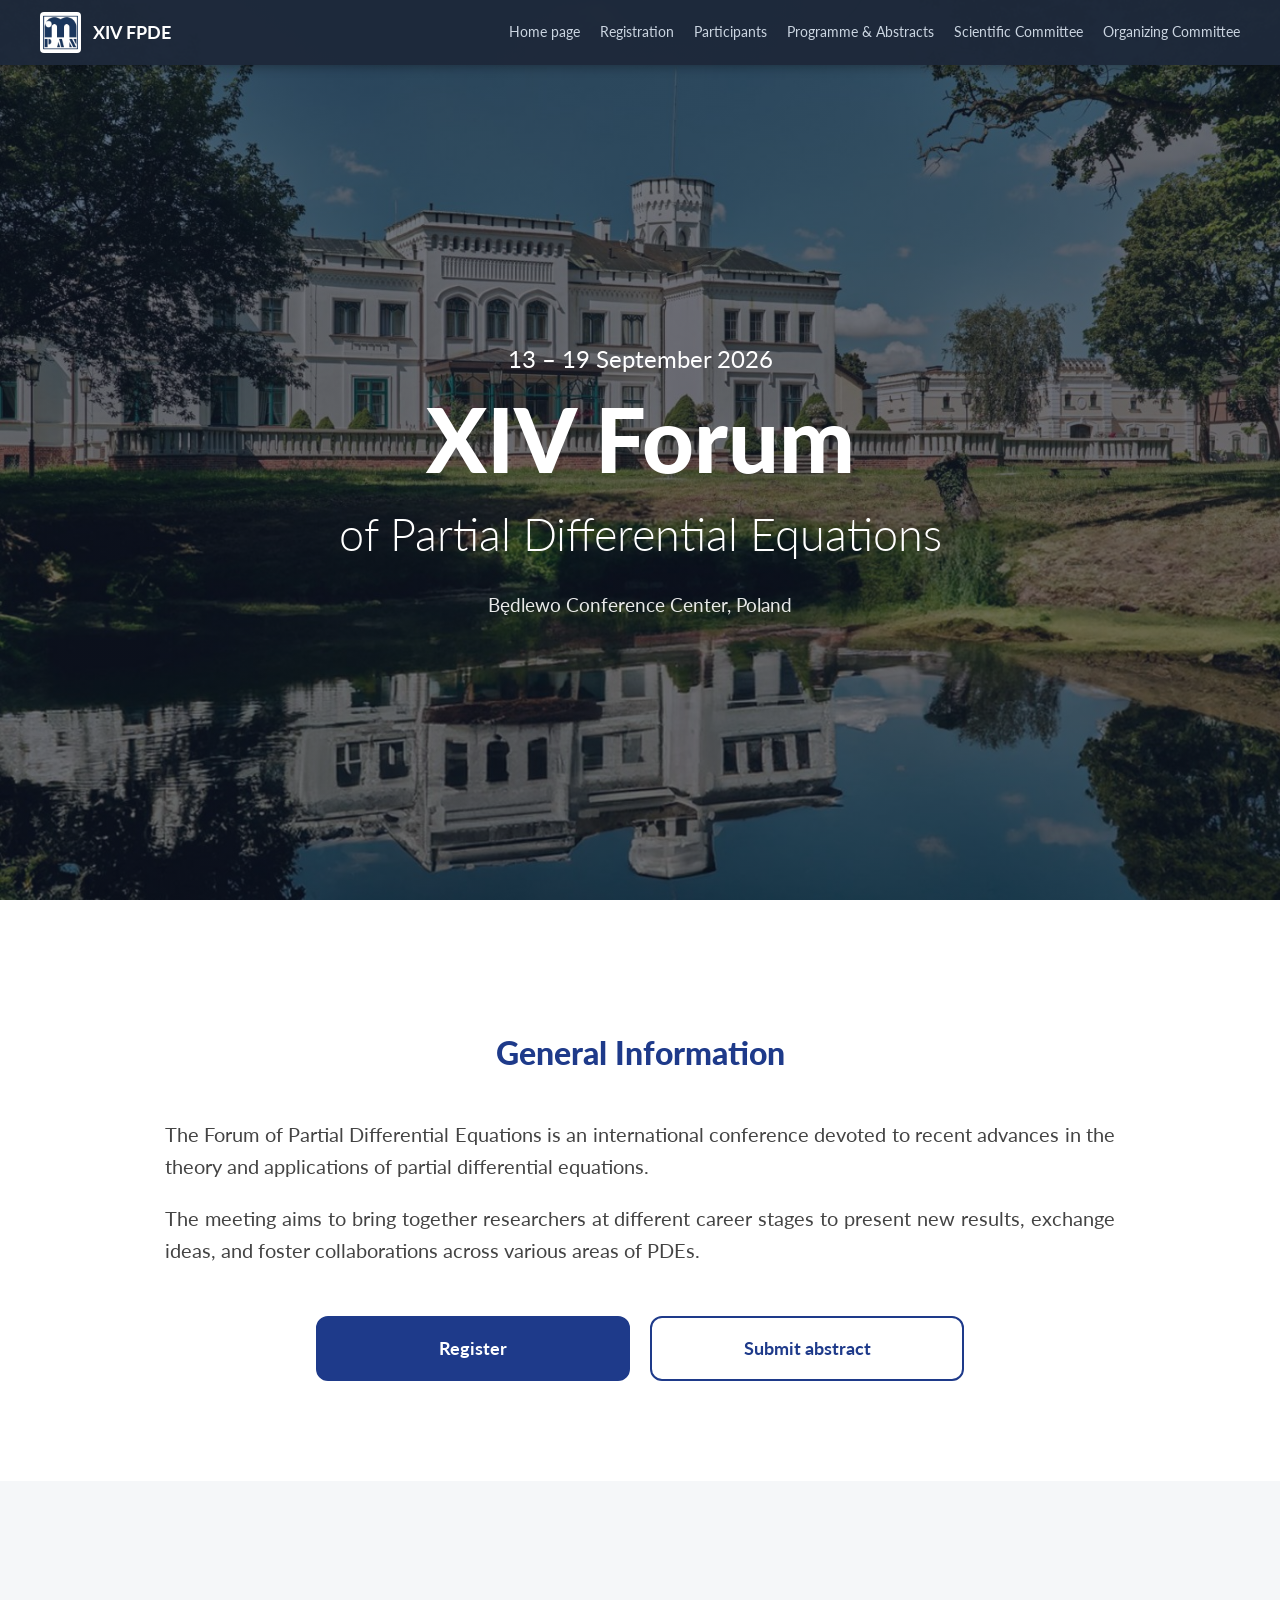
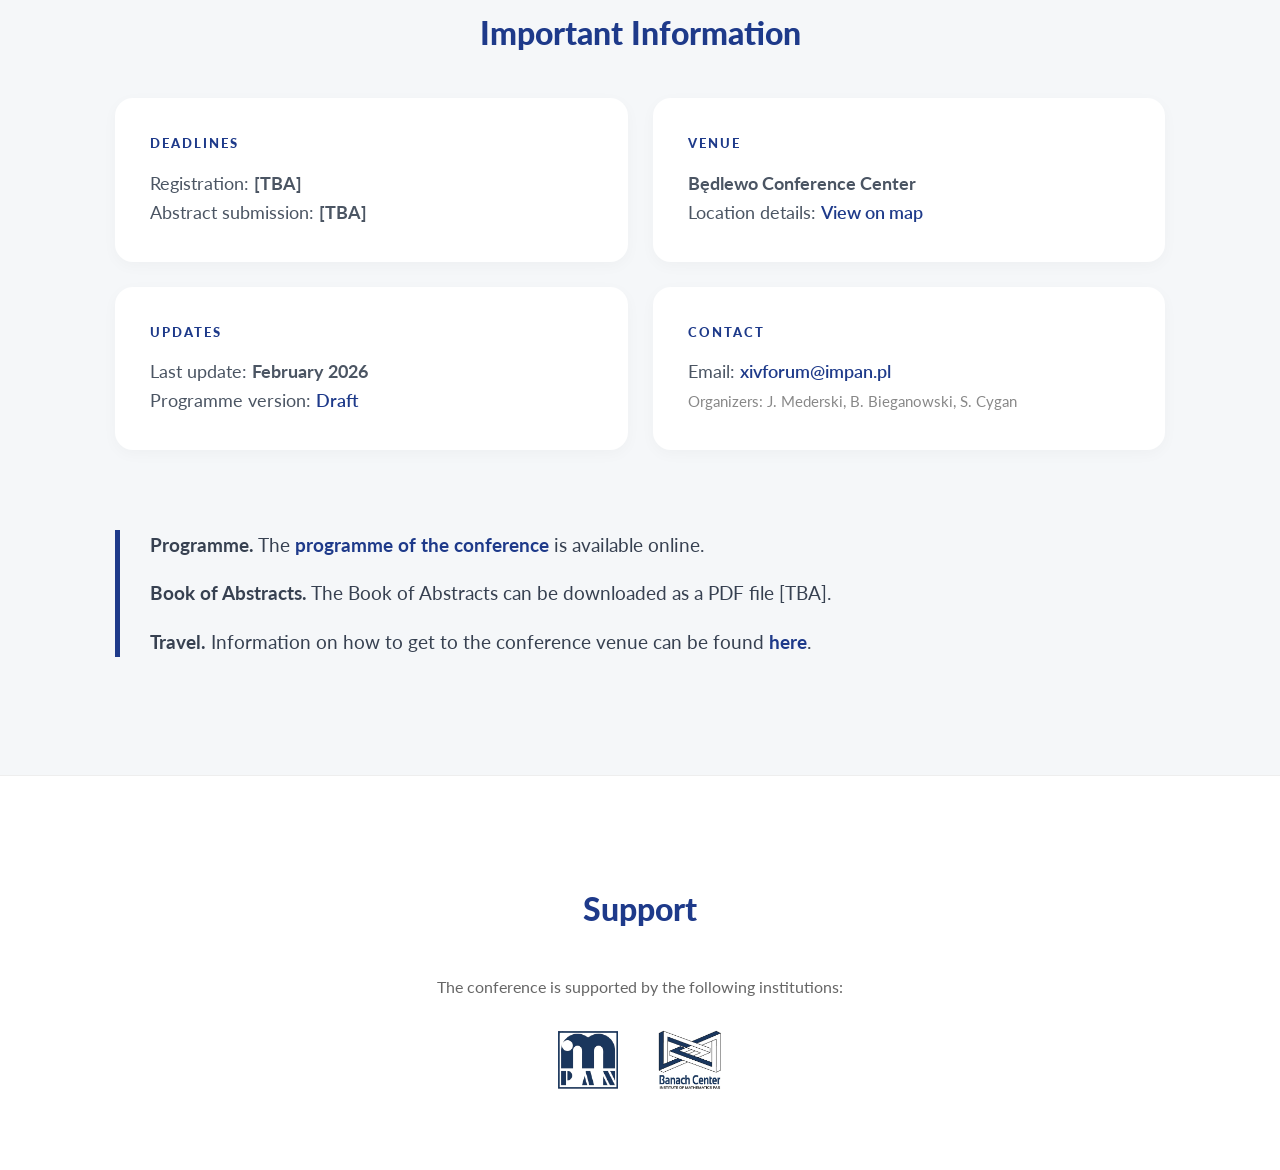
<file: index.html>
<!DOCTYPE html>
<html lang="en">
<head>
    <meta charset="UTF-8">
    <meta name="viewport" content="width=device-width, initial-scale=1.0">
    <title>XIV Forum on PDE | Będlewo 2026</title>
    <link href="https://fonts.googleapis.com/css2?family=Lato:wght@300;400;700;900&display=swap" rel="stylesheet">
    <style>
        :root {
            --primary-blue: #1E3A8A; /* Zmienione z zielonego na niebieski */
            --navbar-bg: rgba(30, 41, 59, 0.98); 
            --light-gray: #f5f7f9;
        }

        html, body {
            margin: 0;
            padding: 0;
            width: 100%;
            overflow-x: hidden;
            scroll-behavior: smooth;
        }

        body {
            font-family: 'Lato', sans-serif;
            color: #333;
            line-height: 1.6;
            background-color: white;
        }

        /* --- NAWIGACJA (PROSTA, BEZ BANERA) --- */
        .navbar {
            position: fixed;
            top: 0;
            width: 100%;
            background-color: var(--navbar-bg);
            display: flex;
            justify-content: space-between;
            align-items: center;
            padding: 12px 40px;
            box-sizing: border-box;
            z-index: 1000;
            box-shadow: 0 2px 10px rgba(0,0,0,0.3);
        }

        .nav-logo {
            display: flex;
            align-items: center;
            color: white;
            text-decoration: none;
            font-weight: 700;
            font-size: 18px;
        }

        .nav-logo img {
            height: 35px;
            background: white;
            padding: 3px;
            border-radius: 4px;
            margin-right: 12px;
        }

        .nav-links {
            display: flex;
            gap: 20px;
        }

        .nav-links a {
            color: #cbd5e1;
            text-decoration: none;
            font-size: 14px;
            font-weight: 400;
            transition: 0.3s;
            white-space: nowrap;
        }

        .nav-links a:hover {
            color: white;
        }

        /* --- HERO --- */
        .hero {
            position: relative;
            min-height: 100vh;
            background: linear-gradient(rgba(15, 23, 42, 0.6), rgba(15, 23, 42, 0.6)), 
                        url('image_d2cb7a.jpg') no-repeat center center/cover;
            display: flex;
            align-items: center;
            justify-content: center;
            color: white;
            text-align: center;
            padding-top: 60px;
            box-sizing: border-box;
        }

        .hero-content h2 { font-size: clamp(18px, 2vw, 24px); font-weight: 400; margin-bottom: 10px; }
        .hero-content h1 { font-size: clamp(40px, 8vw, 90px); font-weight: 900; margin: 0; line-height: 1.1; }
        .hero-content p.sub { font-size: clamp(24px, 4vw, 45px); font-weight: 300; margin: 10px 0; }
        .hero-content p.venue { font-size: clamp(16px, 1.5vw, 22px); margin-top: 20px; opacity: 0.9; }

        /* --- SEKCJE --- */
        .general-info {
            padding: 100px 20px;
            max-width: 950px;
            margin: 0 auto;
            text-align: center;
        }

        .section-title { color: var(--primary-blue); font-size: 32px; margin-bottom: 40px; font-weight: 900; }
        .general-text { font-size: 20px; color: #444; margin-bottom: 50px; text-align: justify; }

        .btn-container { display: flex; gap: 20px; justify-content: center; flex-wrap: wrap; }
        .btn {
            padding: 16px 45px;
            font-size: 18px;
            font-weight: 700;
            border-radius: 12px;
            text-decoration: none;
            transition: 0.3s;
            min-width: 220px;
        }
        .btn-solid { background: var(--primary-blue); color: white; border: 2px solid var(--primary-blue); }
        .btn-outline { background: white; color: var(--primary-blue); border: 2px solid var(--primary-blue); }
        .btn:hover { transform: translateY(-3px); box-shadow: 0 5px 15px rgba(30, 58, 138, 0.2); }

        .important-info {
            background-color: var(--light-gray);
            padding: 100px 20px;
        }

        .info-wrapper { max-width: 1050px; margin: 0 auto; }
        
        .info-grid {
            display: grid;
            grid-template-columns: 1fr 1fr;
            gap: 25px;
            margin-bottom: 80px;
        }

        .card {
            background: white;
            padding: 35px;
            border-radius: 18px;
            box-shadow: 0 4px 15px rgba(0,0,0,0.03);
        }

        .card h4 { margin: 0 0 15px 0; font-size: 13px; letter-spacing: 2px; color: var(--primary-blue); text-transform: uppercase; font-weight: 900; }
        .card p { margin: 0; font-size: 18px; color: #4b5563; }
        .card a { color: var(--primary-blue); text-decoration: none; font-weight: 600; }

        .footer-links {
            border-left: 5px solid var(--primary-blue);
            padding-left: 30px;
            margin-top: 40px;
        }
        .footer-links p { font-size: 19px; margin: 18px 0; color: #374151; }
        .footer-links a { color: var(--primary-blue); text-decoration: none; font-weight: 700; }

        .support-section {
            padding: 80px 20px;
            text-align: center;
            background: white;
            border-top: 1px solid #eee;
        }

        @media (max-width: 1024px) {
            .navbar { flex-direction: column; padding: 15px; }
            .nav-links { margin-top: 15px; flex-wrap: wrap; justify-content: center; gap: 10px; }
            .info-grid { grid-template-columns: 1fr; }
        }
    </style>
</head>
<body>

    <nav class="navbar">
        <a href="index.html" class="nav-logo">
            <img src="logo-impan.png" alt="IMPAN Logo">
            XIV FPDE
        </a>
        <div class="nav-links">
            <a href="index.html">Home page</a>
            <a href="registration.html">Registration</a>
            <a href="participants.html">Participants</a>
            <a href="programme.html">Programme & Abstracts</a>
            <a href="scientific-committee.html">Scientific Committee</a>
            <a href="organizing-committee.html">Organizing Committee</a>
        </div>
    </nav>

    <section class="hero">
        <div class="hero-content">
            <h2>13 – 19 September 2026</h2>
            <h1>XIV Forum</h1>
            <p class="sub">of Partial Differential Equations</p>
            <p class="venue">Będlewo Conference Center, Poland</p>
        </div>
    </section>

    <section class="general-info">
        <h2 class="section-title">General Information</h2>
        <div class="general-text">
            <p>The Forum of Partial Differential Equations is an international conference devoted to recent advances in the theory and applications of partial differential equations.</p>
            <p>The meeting aims to bring together researchers at different career stages to present new results, exchange ideas, and foster collaborations across various areas of PDEs.</p>
        </div>
        <div class="btn-container">
            <a href="registration.html" class="btn btn-solid">Register</a>
            <a href="mailto:xivforum@impan.pl" class="btn btn-outline">Submit abstract</a>
        </div>
    </section>

    <section class="important-info">
        <div class="info-wrapper">
            <h2 class="section-title" style="text-align: center;">Important Information</h2>
            
            <div class="info-grid">
                <div class="card">
                    <h4>Deadlines</h4>
                    <p>Registration: <b>[TBA]</b><br>Abstract submission: <b>[TBA]</b></p>
                </div>
                <div class="card">
                    <h4>Venue</h4>
                    <p><b>Będlewo Conference Center</b><br>Location details: <a href="https://www.impan.pl/en/centres/bedlewo/location" target="_blank">View on map</a></p>
                </div>
                <div class="card">
                    <h4>Updates</h4>
                    <p>Last update: <b>February 2026</b><br>Programme version: <a href="programme.html">Draft</a></p>
                </div>
                <div class="card">
                    <h4>Contact</h4>
                    <p>Email: <a href="mailto:xivforum@impan.pl">xivforum@impan.pl</a><br>
                    <small style="color: #888;">Organizers: J. Mederski, B. Bieganowski, S. Cygan</small></p>
                </div>
            </div>

            <div class="footer-links">
                <p><b>Programme.</b> The <a href="programme.html">programme of the conference</a> is available online.</p>
                <p><b>Book of Abstracts.</b> The Book of Abstracts can be downloaded as a PDF file [TBA].</p>
                <p><b>Travel.</b> Information on how to get to the conference venue can be found <a href="registration.html">here</a>.</p>
            </div>
        </div>
    </section>

    <section class="support-section">
        <h2 class="section-title">Support</h2>
        <p style="color: #666; max-width: 600px; margin: 0 auto 30px;">The conference is supported by the following institutions:</p>
        <div style="display: flex; justify-content: center; gap: 40px; align-items: center; flex-wrap: wrap;">
             <img src="logo-impan.png" alt="IMPAN" style="height: 60px;">
             <img src="banachcenter.jpg" alt="Banach Center" style="height: 60px;">
        </div>
    </section>

</body>
</html>
</file>
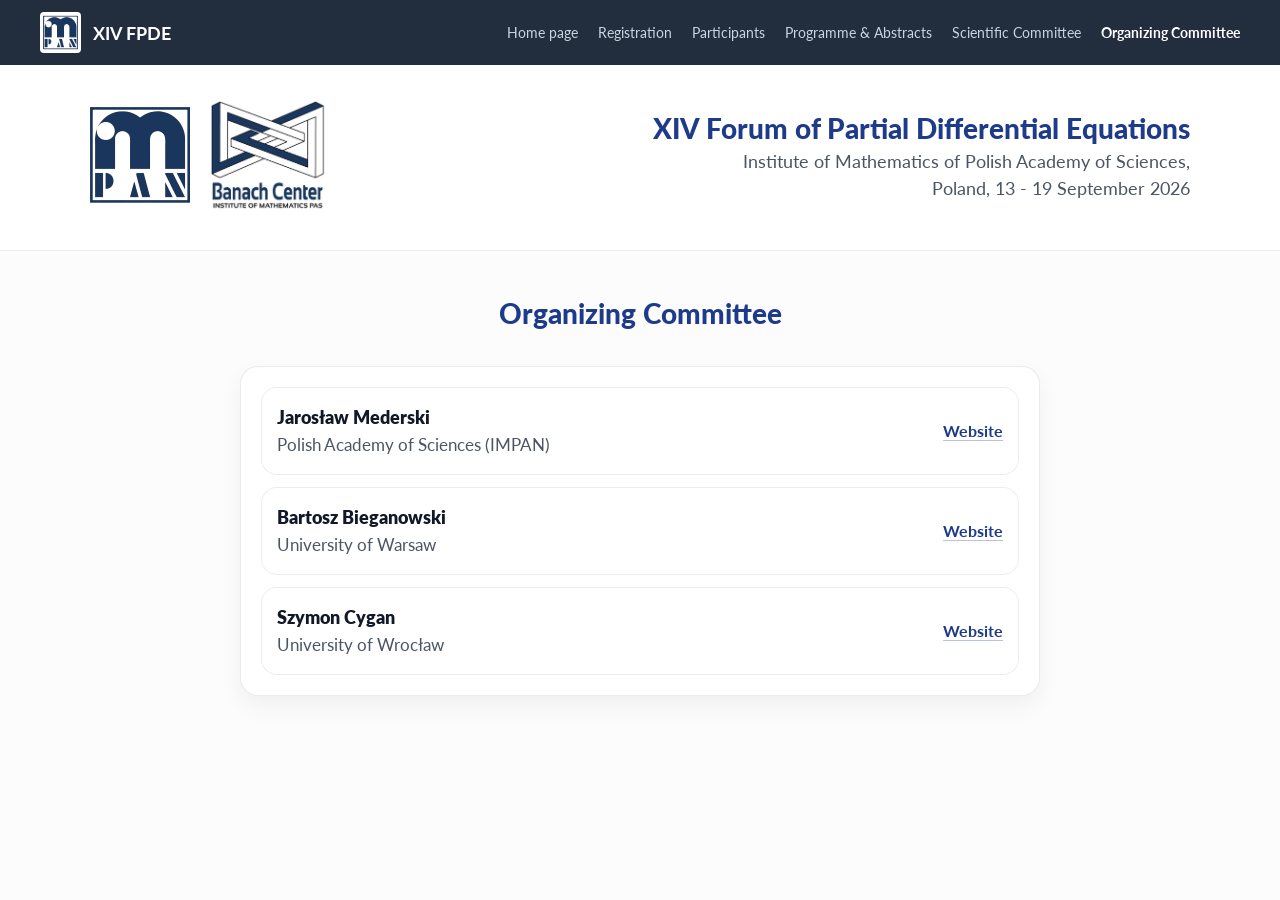
<file: organization.html>
<!DOCTYPE html>
<html lang="en">
<head>
    <meta charset="UTF-8">
    <meta name="viewport" content="width=device-width, initial-scale=1.0">
    <title>Organizing Committee | XIV Forum on PDE</title>
    <link href="https://fonts.googleapis.com/css2?family=Lato:wght@300;400;700;900&display=swap" rel="stylesheet">
    <link rel="stylesheet" href="style.css">
    <script src="header.js" defer></script>
    
    <style>
        /* Style specyficzne dla list komitetów */
        .committee-title {
            font-size: 28px;
            font-weight: 900;
            color: var(--primary-blue);
            margin-bottom: 30px;
            text-align: center;
        }

        .person-box {
            display: flex;
            align-items: center;
            justify-content: space-between;
            gap: 14px;
            padding: 15px;
            border: 1px solid rgba(0,0,0,0.07);
            border-radius: 16px;
            background: rgba(255,255,255,0.70);
            margin-bottom: 12px;
            transition: transform 0.2s, box-shadow 0.2s;
        }

        .person-box:hover {
            transform: translateY(-2px);
            box-shadow: 0 4px 12px rgba(0,0,0,0.05);
        }

        .person-box:last-child { margin-bottom: 0; }

        .person-name { font-weight: 800; color: #111827; }
        .person-affil { color: #4b5563; font-size: 0.95em; }
        
        .person-link a {
            color: var(--primary-blue);
            text-decoration: none;
            border-bottom: 1px solid rgba(30,58,138,.3);
            font-weight: 700;
            font-size: 0.9em;
        }

        @media (max-width: 600px) {
            .person-box { flex-direction: column; align-items: center; text-align: center; }
            .person-link { margin-top: 8px; }
        }
    </style>
</head>
<body>

    <div id="header-placeholder"></div>

    <div class="responsive-container" style="max-width: 800px;">
        <h2 class="committee-title">Organizing Committee</h2>
        
        <div class="main-box" style="padding: 20px;">
            
            <div class="person-box">
                <div>
                    <div class="person-name">Jarosław Mederski</div>
                    <div class="person-affil">Polish Academy of Sciences (IMPAN)</div>
                </div>
                <div class="person-link">
                    <a href="https://jmederski.impan.pl/" target="_blank" rel="noopener">Website</a>
                </div>
            </div>

            <div class="person-box">
                <div>
                    <div class="person-name">Bartosz Bieganowski</div>
                    <div class="person-affil">University of Warsaw</div>
                </div>
                <div class="person-link">
                    <a href="https://mimuw.edu.pl/~bartoszb/" target="_blank" rel="noopener">Website</a>
                </div>
            </div>

            <div class="person-box">
                <div>
                    <div class="person-name">Szymon Cygan</div>
                    <div class="person-affil">University of Wrocław</div>
                </div>
                <div class="person-link">
                    <a href="https://scygan.math.uni.wroc.pl/" target="_blank" rel="noopener">Website</a>
                </div>
            </div>

        </div>
    </div>

</body>
</html>
</file>
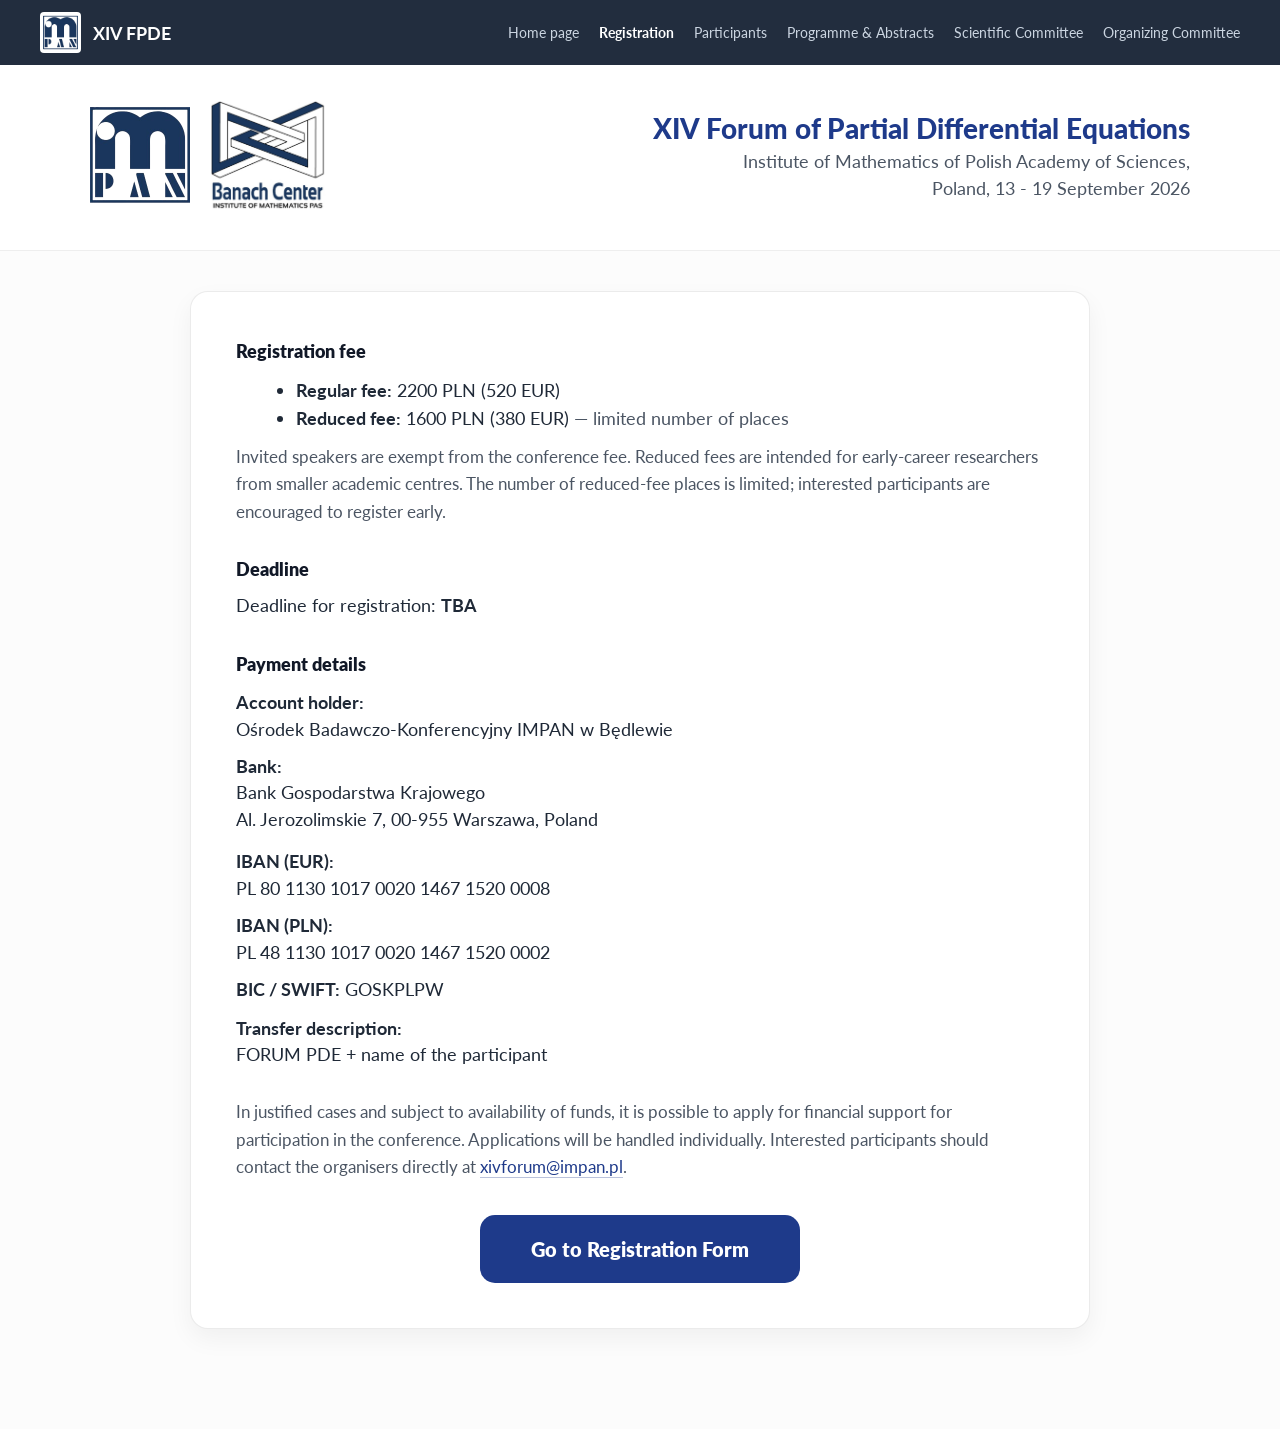
<file: registration.html>
<!DOCTYPE html>
<html lang="en">
<head>
    <meta charset="UTF-8">
    <meta name="viewport" content="width=device-width, initial-scale=1.0">
    <title>Registration | XIV Forum on PDE</title>
    <link href="https://fonts.googleapis.com/css2?family=Lato:wght@300;400;700;900&display=swap" rel="stylesheet">
    <link rel="stylesheet" href="style.css">
    <script src="header.js" defer></script>
    <style>
        .payment-row {
            margin-top: 10px;
            line-height: 1.5;
        }
        /* Numery kont bez dodatkowego formatowania */
        .account-number {
            font-family: inherit;
            font-weight: 400; /* Brak pogrubienia */
            color: #1f2937;
        }
    </style>
</head>
<body>

    <div id="header-placeholder"></div>

    <div class="responsive-container">
        <div class="main-box">

            <section style="margin-bottom:30px;">
                <div class="section-title">Registration fee</div>
                <ul style="margin:10px 0 0 20px;">
                    <li><strong>Regular fee:</strong> 2200 PLN (520 EUR)</li>
                    <li>
                        <strong>Reduced fee:</strong> 1600 PLN (380 EUR)
                        <span style="color:var(--text-muted);">— limited number of places</span>
                    </li>
                </ul>
                <div class="info-text">
                    Invited speakers are exempt from the conference fee. Reduced fees are intended for early-career researchers from smaller academic centres.
                    The number of reduced-fee places is limited; interested participants are encouraged to register early.
                </div>
            </section>

            <section style="margin-bottom:30px;">
                <div class="section-title">Deadline</div>
                <div>Deadline for registration: <strong>TBA</strong></div>
            </section>

            <section style="margin-bottom:30px;">
                <div class="section-title">Payment details</div>
                
                <div class="payment-row">
                    <strong>Account holder:</strong><br/>
                    Ośrodek Badawczo-Konferencyjny IMPAN w Będlewie
                </div>
                
                <div class="payment-row">
                    <strong>Bank:</strong><br/>
                    Bank Gospodarstwa Krajowego<br/>
                    Al. Jerozolimskie 7, 00-955 Warszawa, Poland
                </div>
                
                <div class="payment-row" style="margin-top:15px;">
                    <strong>IBAN (EUR):</strong><br/>
                    <span class="account-number">PL 80 1130 1017 0020 1467 1520 0008</span>
                </div>
                
                <div class="payment-row">
                    <strong>IBAN (PLN):</strong><br/>
                    <span class="account-number">PL 48 1130 1017 0020 1467 1520 0002</span>
                </div>
                
                <div class="payment-row">
                    <strong>BIC / SWIFT:</strong> <span class="account-number">GOSKPLPW</span>
                </div>
                
                <div class="payment-row" style="margin-top:12px;">
                    <strong>Transfer description:</strong><br/>
                    <span>FORUM PDE + name of the participant</span>
                </div>
            </section>

            <section style="margin-bottom:35px;" class="info-text">
                In justified cases and subject to availability of funds, it is possible to apply for financial support for participation in the conference. 
                Applications will be handled individually. Interested participants should contact the organisers directly at 
                <a href="mailto:xivforum@impan.pl" style="color:var(--primary-blue); text-decoration:none; border-bottom:1px solid rgba(30,58,138,.3);">xivforum@impan.pl</a>.
            </section>

            <div style="text-align:center;">
                <a href="https://tally.so/r/rjPv5v" target="_blank" rel="noopener" class="btn-registration">
                    Go to Registration Form
                </a>
            </div>

        </div>
    </div>

</body>
</html>
</file>
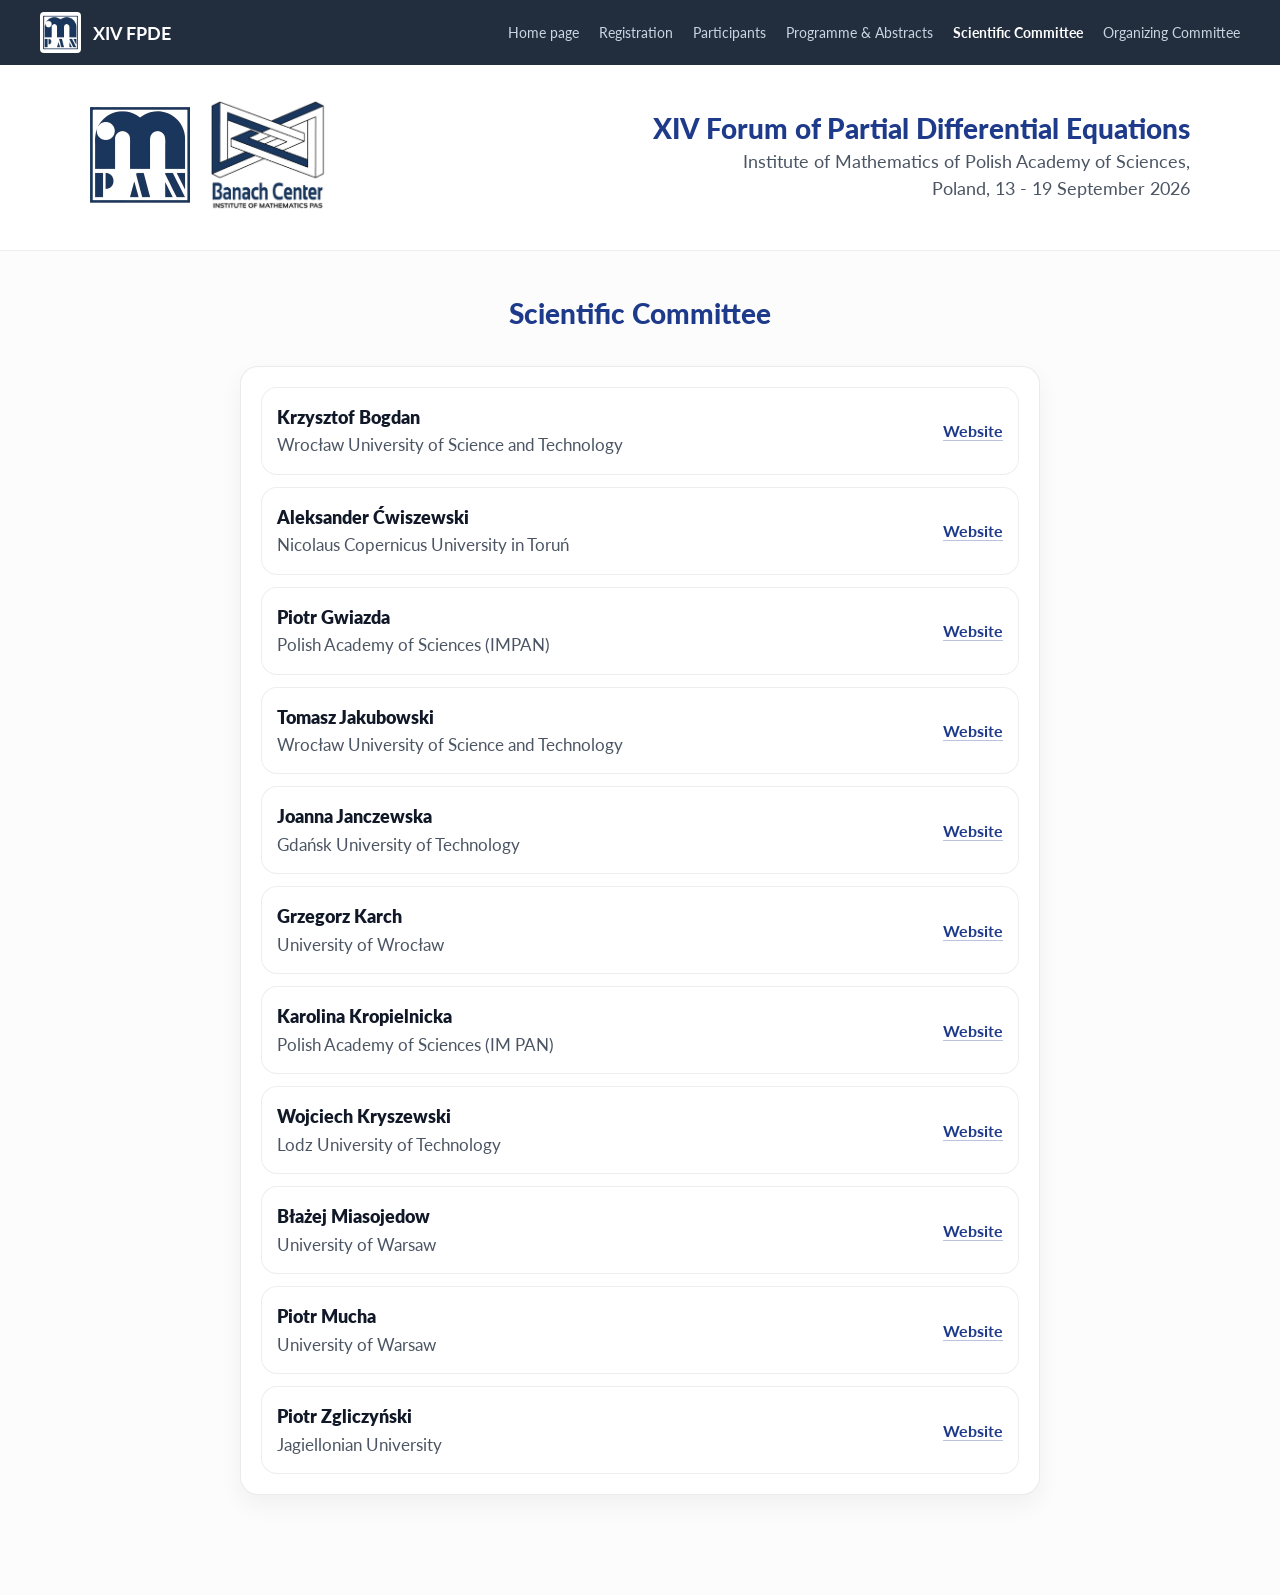
<file: scientific.html>
<!DOCTYPE html>
<html lang="en">
<head>
    <meta charset="UTF-8">
    <meta name="viewport" content="width=device-width, initial-scale=1.0">
    <title>Scientific Committee | XIV Forum on PDE</title>
    <link href="https://fonts.googleapis.com/css2?family=Lato:wght@300;400;700;900&display=swap" rel="stylesheet">
    <link rel="stylesheet" href="style.css">
    <script src="header.js" defer></script>
    
    <style>
        /* Style specyficzne dla list komitetów */
        .committee-title {
            font-size: 28px;
            font-weight: 900;
            color: var(--primary-blue);
            margin-bottom: 30px;
            text-align: center;
        }

        .person-box {
            display: flex;
            align-items: center;
            justify-content: space-between;
            gap: 14px;
            padding: 15px;
            border: 1px solid rgba(0,0,0,0.07);
            border-radius: 16px;
            background: rgba(255,255,255,0.70);
            margin-bottom: 12px;
            transition: transform 0.2s, box-shadow 0.2s;
        }

        .person-box:hover {
            transform: translateY(-2px);
            box-shadow: 0 4px 12px rgba(0,0,0,0.05);
        }

        .person-box:last-child { margin-bottom: 0; }

        .person-name { font-weight: 800; color: #111827; }
        .person-affil { color: #4b5563; font-size: 0.95em; }
        
        .person-link a {
            color: var(--primary-blue);
            text-decoration: none;
            border-bottom: 1px solid rgba(30,58,138,.3);
            font-weight: 700;
            font-size: 0.9em;
        }

        @media (max-width: 600px) {
            .person-box { flex-direction: column; align-items: center; text-align: center; }
            .person-link { margin-top: 8px; }
        }
    </style>
</head>
<body>

    <div id="header-placeholder"></div>

    <div class="responsive-container" style="max-width: 800px;">
        <h2 class="committee-title">Scientific Committee</h2>
        
        <div class="main-box" style="padding: 20px;">
            
            <div class="person-box">
                <div>
                    <div class="person-name">Krzysztof Bogdan</div>
                    <div class="person-affil">Wrocław University of Science and Technology</div>
                </div>
                <div class="person-link">
                    <a href="https://wmat.pwr.edu.pl/pracownicy/krzysztof-bogdan" target="_blank" rel="noopener">Website</a>
                </div>
            </div>

            <div class="person-box">
                <div>
                    <div class="person-name">Aleksander Ćwiszewski</div>
                    <div class="person-affil">Nicolaus Copernicus University in Toruń</div>
                </div>
                <div class="person-link">
                    <a href="https://www.mat.umk.pl/knam/pracownicy/?id=7100700" target="_blank" rel="noopener">Website</a>
                </div>
            </div>

            <div class="person-box">
                <div>
                    <div class="person-name">Piotr Gwiazda</div>
                    <div class="person-affil">Polish Academy of Sciences (IMPAN)</div>
                </div>
                <div class="person-link">
                    <a href="https://www.impan.pl/en/institute/scientific-staff" target="_blank" rel="noopener">Website</a>
                </div>
            </div>

            <div class="person-box">
                <div>
                    <div class="person-name">Tomasz Jakubowski</div>
                    <div class="person-affil">Wrocław University of Science and Technology</div>
                </div>
                <div class="person-link">
                    <a href="https://prac.im.pwr.edu.pl/~jakubow/" target="_blank" rel="noopener">Website</a>
                </div>
            </div>

            <div class="person-box">
                <div>
                    <div class="person-name">Joanna Janczewska</div>
                    <div class="person-affil">Gdańsk University of Technology</div>
                </div>
                <div class="person-link">
                    <a href="https://pg.edu.pl/en/p/joanna-janczewska-19734" target="_blank" rel="noopener">Website</a>
                </div>
            </div>

            <div class="person-box">
                <div>
                    <div class="person-name">Grzegorz Karch</div>
                    <div class="person-affil">University of Wrocław</div>
                </div>
                <div class="person-link">
                    <a href="https://karch.math.uni.wroc.pl/" target="_blank" rel="noopener">Website</a>
                </div>
            </div>

            <div class="person-box">
                <div>
                    <div class="person-name">Karolina Kropielnicka</div>
                    <div class="person-affil">Polish Academy of Sciences (IM PAN)</div>
                </div>
                <div class="person-link">
                    <a href="https://mat.ug.edu.pl/~kmalina/" target="_blank" rel="noopener">Website</a>
                </div>
            </div>

            <div class="person-box">
                <div>
                    <div class="person-name">Wojciech Kryszewski</div>
                    <div class="person-affil">Lodz University of Technology</div>
                </div>
                <div class="person-link">
                    <a href="https://im.p.lodz.pl/en/WojciechKryszewski" target="_blank" rel="noopener">Website</a>
                </div>
            </div>

            <div class="person-box">
                <div>
                    <div class="person-name">Błażej Miasojedow</div>
                    <div class="person-affil">University of Warsaw</div>
                </div>
                <div class="person-link">
                    <a href="https://www.mimuw.edu.pl/~bmia/" target="_blank" rel="noopener">Website</a>
                </div>
            </div>

            <div class="person-box">
                <div>
                    <div class="person-name">Piotr Mucha</div>
                    <div class="person-affil">University of Warsaw</div>
                </div>
                <div class="person-link">
                    <a href="https://www.mimuw.edu.pl/~pbmucha/" target="_blank" rel="noopener">Website</a>
                </div>
            </div>

            <div class="person-box">
                <div>
                    <div class="person-name">Piotr Zgliczyński</div>
                    <div class="person-affil">Jagiellonian University</div>
                </div>
                <div class="person-link">
                    <a href="https://ww2.ii.uj.edu.pl/~zgliczyn/" target="_blank" rel="noopener">Website</a>
                </div>
            </div>

        </div>
    </div>

</body>
</html>
</file>
<file: style.css>
/* --- ZMIENNE I PODSTAWY --- */
:root {
    --primary-blue: #1E3A8A;
    --navbar-bg: rgba(30, 41, 59, 0.98);
    --light-gray: #f5f7f9;
    --text-dark: #111827;
    --text-muted: #4b5563;
    --border-soft: rgba(0,0,0,0.08);
}

body { 
    margin: 0; 
    padding: 0; 
    font-family: 'Lato', sans-serif; 
    background-color: #fcfcfc; 
    color: #1f2937; 
}

/* --- NAVBAR --- */
.navbar {
    position: fixed; 
    top: 0; 
    width: 100%; 
    background-color: var(--navbar-bg);
    display: flex; 
    justify-content: space-between; 
    align-items: center;
    padding: 12px 40px; 
    box-sizing: border-box; 
    z-index: 1000;
}

.nav-logo { 
    display: flex; 
    align-items: center; 
    color: white; 
    text-decoration: none; 
    font-weight: 700; 
    font-size: 18px; 
}

.nav-logo img { 
    height: 35px; 
    background: white; 
    padding: 3px; 
    border-radius: 4px; 
    margin-right: 12px; 
}

.nav-links { 
    display: flex; 
    gap: 20px; 
}

.nav-links a { 
    color: #cbd5e1; 
    text-decoration: none; 
    font-size: 14px; 
    transition: 0.3s; 
}

.nav-links a:hover, .nav-links a.active-link { 
    color: white; 
}

.nav-links a.active-link {
    font-weight: bold;
}

/* --- HEADER / BANNER --- */
.header-banner {
    margin-top: 60px;
    background: #fff;
    padding: 40px 20px;
    border-bottom: 1px solid #eee;
    display: flex;
    justify-content: center;
    align-items: center;
}

.header-container {
    max-width: 1100px; 
    width: 100%;
    display: flex; 
    align-items: center; 
    justify-content: space-between; 
    gap: 30px;
}

.logos { 
    display: flex; 
    align-items: center; 
    gap: 20px; 
}

.logos img { 
    height: clamp(60px, 10vw, 85px); /* Skalowanie logo IMPAN */
    width: auto;
}

.logo-banach {
    height: clamp(80px, 12vw, 115px) !important; /* Skalowanie logo Banacha (zgodnie z prośbą) */
}

.header-text { 
    text-align: right; 
}

.header-text h1 { 
    font-size: clamp(20px, 2.5vw, 28px); 
    color: var(--primary-blue); 
    margin: 0; 
    font-weight: 900; 
}

.header-text p { 
    font-size: clamp(14px, 1.5vw, 18px); 
    margin: 5px 0 0 0; 
    color: var(--text-muted); 
}

/* --- KONTENER TREŚCI --- */
.responsive-container {
    max-width: 900px;
    margin: 40px auto;
    font-size: clamp(17px, 1.4vw, 20px);
    line-height: 1.6;
    padding: 0 20px 60px;
}

.main-box {
    border: 1px solid var(--border-soft);
    border-radius: 18px;
    padding: clamp(20px, 4vw, 45px);
    background: white;
    box-shadow: 0 10px 25px rgba(0,0,0,0.05);
}

/* --- ELEMENTY FORMULARZA I TEKSTU --- */
.section-title {
    font-weight: 800;
    color: var(--text-dark);
    margin-bottom: 8px;
}

.info-text {
    color: var(--text-muted);
    font-size: 0.95em;
    margin-top: 10px;
}

.bank-code {
    word-break: break-all;
    font-family: 'Courier New', monospace;
    background: #f1f5f9;
    padding: 4px 8px;
    border-radius: 4px;
    display: inline-block;
    margin: 4px 0;
}

/* --- PRZYCISK REGISTRACJI --- */
.btn-registration {
    display: inline-block;
    width: 100%;
    max-width: 320px;
    box-sizing: border-box;
    padding: 18px 32px;
    font-size: 20px;
    font-weight: 800;
    color: #ffffff;
    background: var(--primary-blue);
    border-radius: 15px;
    text-decoration: none;
    transition: transform 0.2s, background 0.2s;
    text-align: center;
}

.btn-registration:hover {
    background: #172e6e;
    transform: translateY(-2px);
    box-shadow: 0 5px 15px rgba(30, 58, 138, 0.3);
}

/* --- RESPONSIVE --- */
@media (max-width: 768px) {
    .navbar { padding: 10px 20px; }
    .header-container { flex-direction: column; text-align: center; }
    .header-text { text-align: center; }
    .logos { justify-content: center; }
}
</file>
